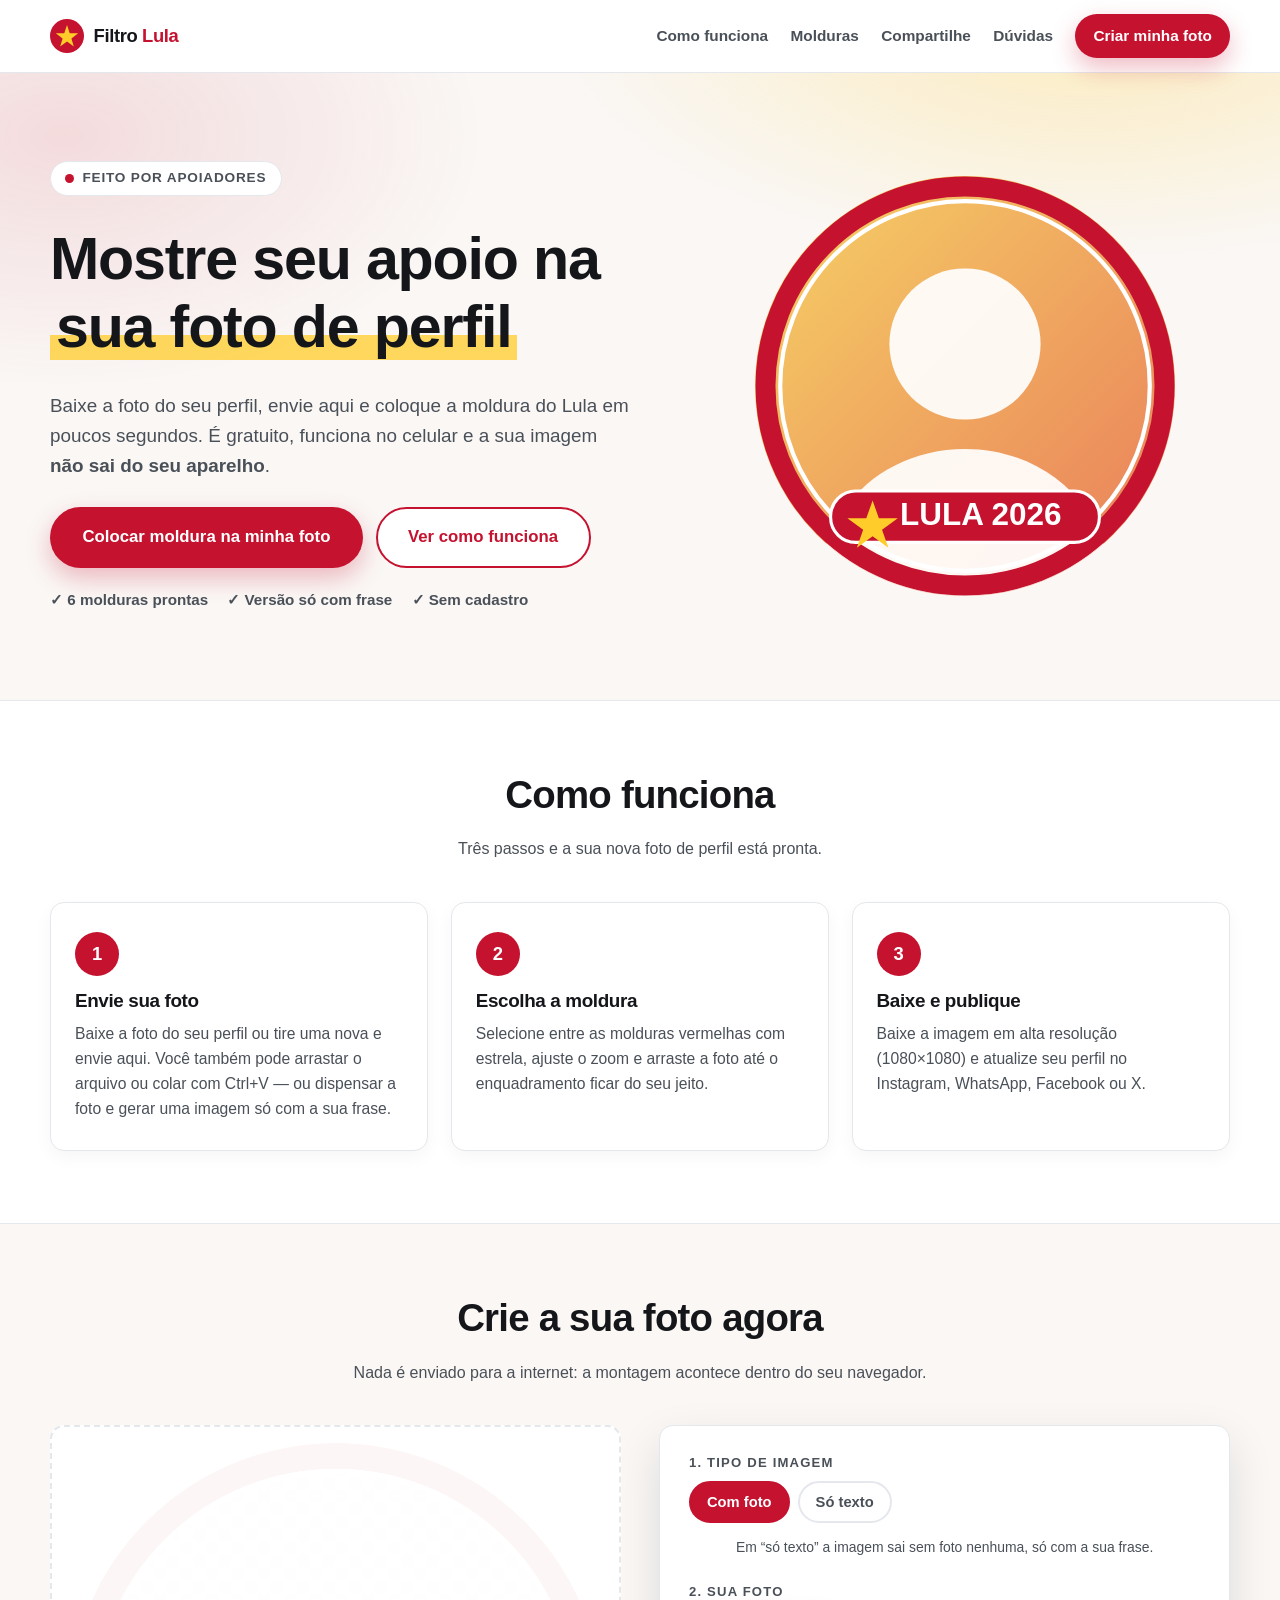
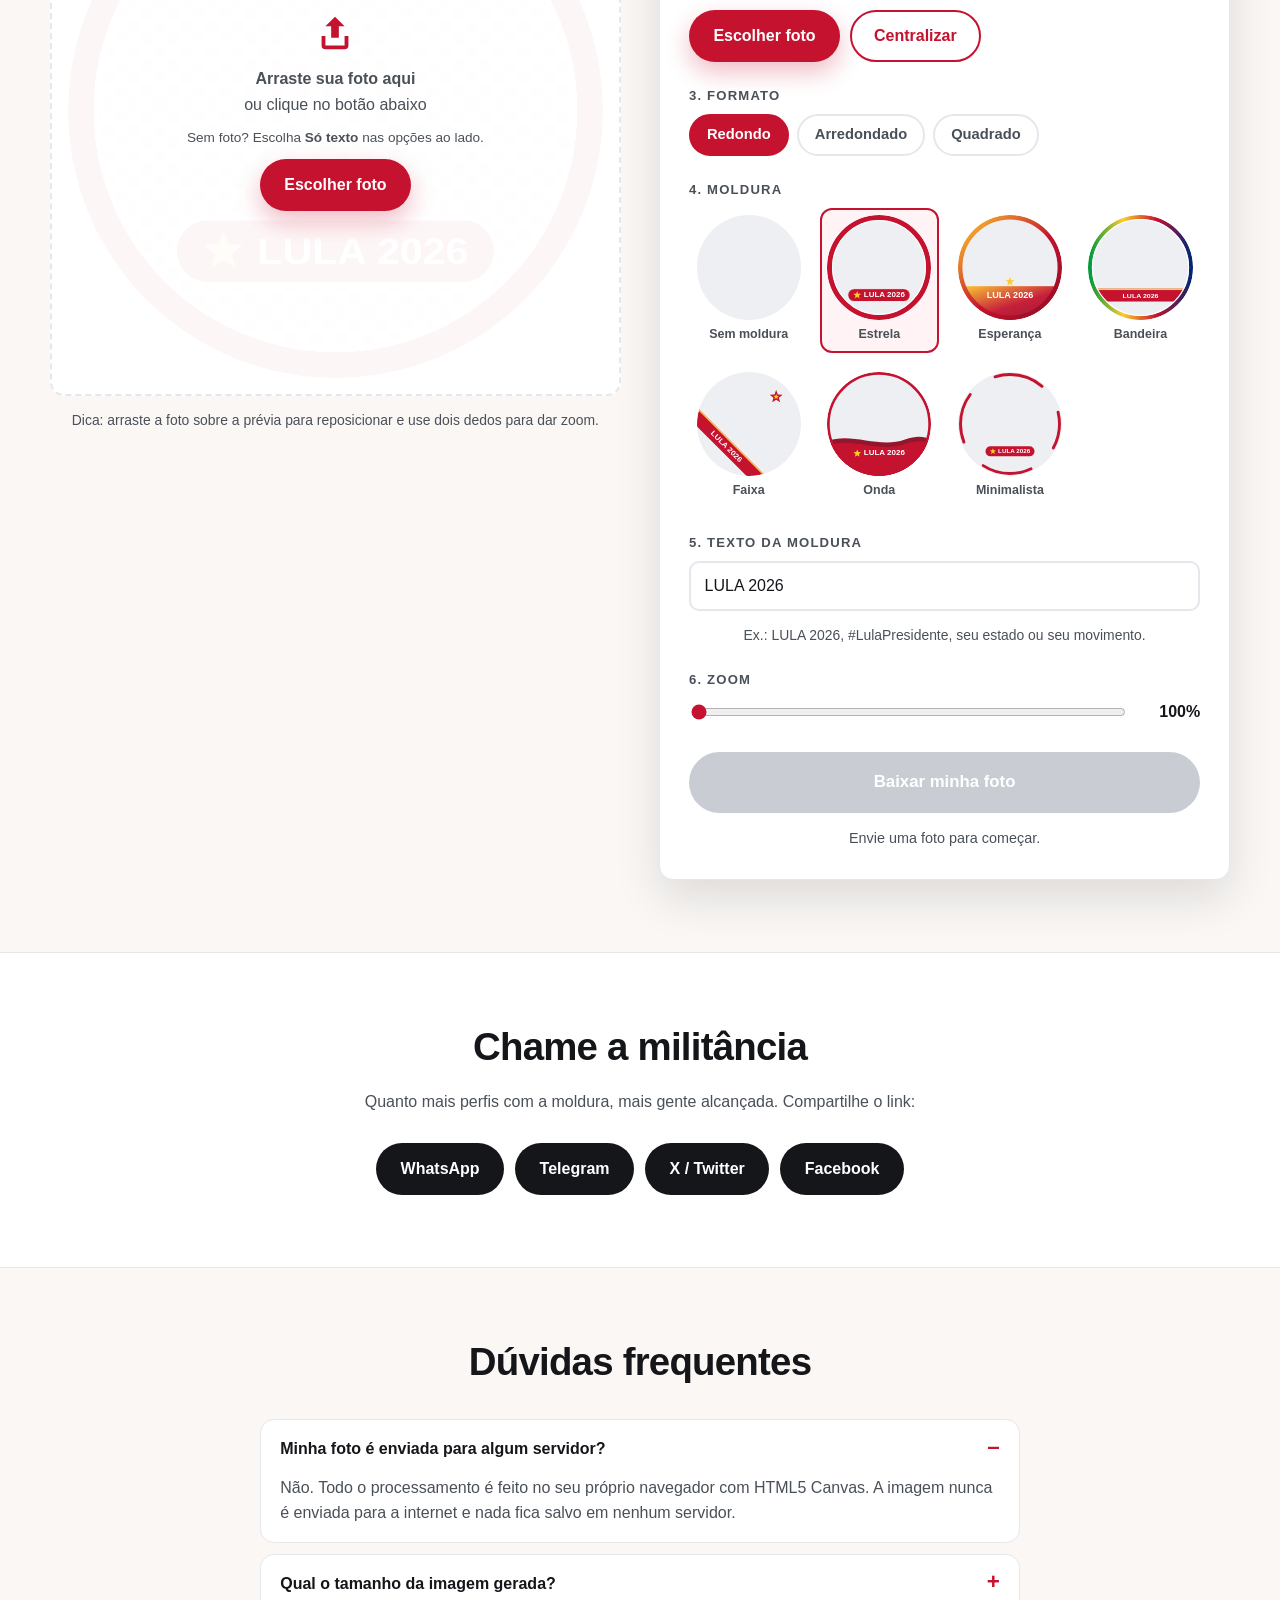
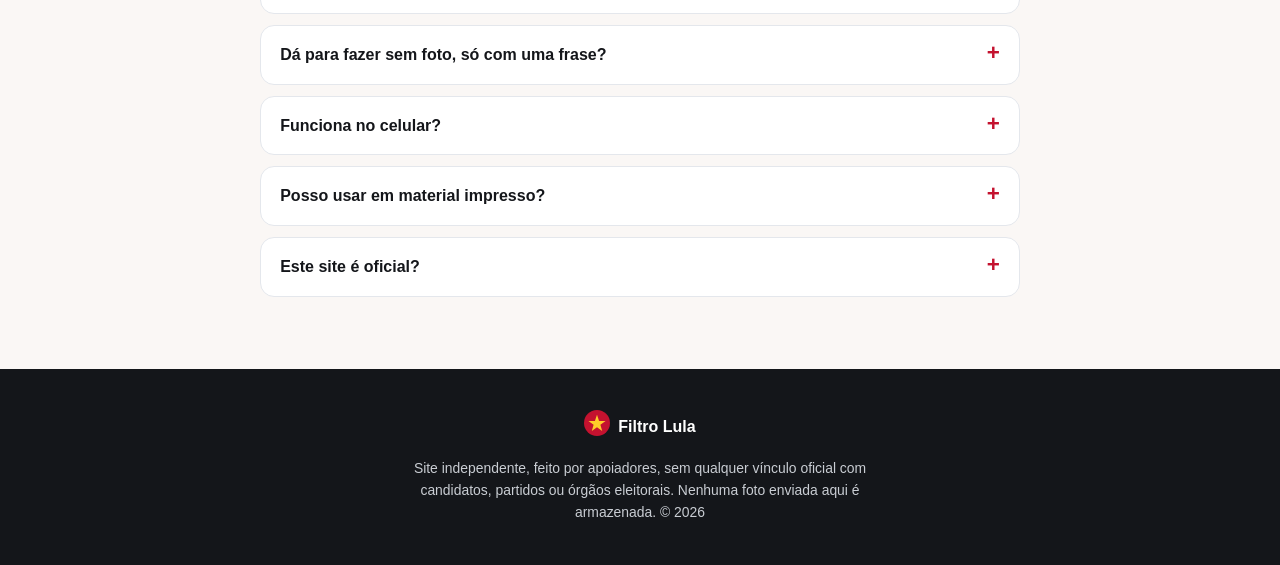
<file: index.html>
<!DOCTYPE html>
<html lang="pt-BR">
<head>
<meta charset="utf-8">
<meta name="viewport" content="width=device-width, initial-scale=1">
<title>Filtro Lula 2026 — Coloque a moldura na sua foto de perfil</title>
<meta name="description" content="Coloque uma moldura de apoio ao Lula na sua foto de perfil em segundos. Escolha a moldura, ajuste o enquadramento e baixe a imagem. Tudo direto no seu navegador.">
<meta name="theme-color" content="#C4122F">
<meta property="og:type" content="website">
<meta property="og:title" content="Filtro Lula 2026 — Moldura para sua foto de perfil">
<meta property="og:description" content="Escolha a moldura, ajuste sua foto e baixe em segundos. Mostre seu apoio nas redes sociais.">
<meta property="og:locale" content="pt_BR">
<meta property="og:url" content="https://wendell-rafael.github.io/landing_page_clinica/">
<link rel="icon" href="data:image/svg+xml,%3Csvg xmlns='http://www.w3.org/2000/svg' viewBox='0 0 100 100'%3E%3Ccircle cx='50' cy='50' r='50' fill='%23C4122F'/%3E%3Cpolygon points='50,18 58,42 83,42 63,57 70,81 50,66 30,81 37,57 17,42 42,42' fill='%23FFCC29'/%3E%3C/svg%3E">
<link rel="stylesheet" href="assets/css/style.css">
</head>
<body>

<a class="skip-link" href="#editor">Ir direto para o editor de foto</a>

<header class="site-header">
  <div class="container header-inner">
    <a class="brand" href="#topo">
      <span class="brand-star" aria-hidden="true">
        <svg viewBox="0 0 100 100" width="34" height="34"><circle cx="50" cy="50" r="50" fill="#C4122F"/><polygon points="50,18 58,42 83,42 63,57 70,81 50,66 30,81 37,57 17,42 42,42" fill="#FFCC29"/></svg>
      </span>
      <span class="brand-text">Filtro <strong>Lula</strong></span>
    </a>
    <button class="nav-toggle" type="button" aria-expanded="false" aria-label="Abrir menu">
      <span></span><span></span><span></span>
    </button>
    <nav class="site-nav" aria-label="Navegação principal">
      <a href="#como-funciona">Como funciona</a>
      <a href="#editor">Molduras</a>
      <a href="#compartilhe">Compartilhe</a>
      <a href="#duvidas">Dúvidas</a>
      <a class="btn btn-primary btn-sm" href="#editor">Criar minha foto</a>
    </nav>
  </div>
</header>

<main id="topo">

  <section class="hero">
    <div class="container hero-inner">
      <div class="hero-text">
        <p class="eyebrow"><span class="dot"></span> Feito por apoiadores</p>
        <h1>Mostre seu apoio na<br><span class="highlight">sua foto de perfil</span></h1>
        <p class="lead">
          Baixe a foto do seu perfil, envie aqui e coloque a moldura do Lula em poucos segundos.
          É gratuito, funciona no celular e a sua imagem <strong>não sai do seu aparelho</strong>.
        </p>
        <div class="hero-actions">
          <a class="btn btn-primary btn-lg" href="#editor">Colocar moldura na minha foto</a>
          <a class="btn btn-ghost btn-lg" href="#como-funciona">Ver como funciona</a>
        </div>
        <ul class="hero-badges">
          <li>✓ 6 molduras prontas</li>
          <li>✓ Versão só com frase</li>
          <li>✓ Sem cadastro</li>
        </ul>
      </div>
      <div class="hero-art" aria-hidden="true">
        <div class="hero-photo">
          <svg viewBox="0 0 400 400" class="hero-avatar">
            <defs>
              <linearGradient id="hg" x1="0" y1="0" x2="1" y2="1">
                <stop offset="0%" stop-color="#f6d365"/><stop offset="100%" stop-color="#e97b5a"/>
              </linearGradient>
            </defs>
            <rect width="400" height="400" fill="url(#hg)"/>
            <circle cx="200" cy="160" r="72" fill="#fff" opacity=".92"/>
            <path d="M60 400c0-84 63-140 140-140s140 56 140 140z" fill="#fff" opacity=".92"/>
          </svg>
          <svg viewBox="0 0 400 400" class="hero-frame">
            <circle cx="200" cy="200" r="190" fill="none" stroke="#C4122F" stroke-width="19"/>
            <circle cx="200" cy="200" r="176" fill="none" stroke="#fff" stroke-width="4"/>
            <rect x="72" y="300" width="256" height="49" rx="24" fill="#C4122F" stroke="#fff" stroke-width="3"/>
            <polygon points="112,309 118,326 136,326 121,337 127,354 112,343 97,354 103,337 88,326 106,326" fill="#FFCC29"/>
            <text x="215" y="332" text-anchor="middle" font-family="Arial Black, Arial, sans-serif" font-size="30" font-weight="900" fill="#fff">LULA 2026</text>
          </svg>
        </div>
        <div class="hero-glow"></div>
      </div>
    </div>
  </section>

  <section id="como-funciona" class="steps">
    <div class="container">
      <h2 class="section-title">Como funciona</h2>
      <p class="section-sub">Três passos e a sua nova foto de perfil está pronta.</p>
      <ol class="step-list">
        <li>
          <span class="step-num">1</span>
          <h3>Envie sua foto</h3>
          <p>Baixe a foto do seu perfil ou tire uma nova e envie aqui. Você também pode arrastar o arquivo ou colar com Ctrl+V — ou dispensar a foto e gerar uma imagem só com a sua frase.</p>
        </li>
        <li>
          <span class="step-num">2</span>
          <h3>Escolha a moldura</h3>
          <p>Selecione entre as molduras vermelhas com estrela, ajuste o zoom e arraste a foto até o enquadramento ficar do seu jeito.</p>
        </li>
        <li>
          <span class="step-num">3</span>
          <h3>Baixe e publique</h3>
          <p>Baixe a imagem em alta resolução (1080×1080) e atualize seu perfil no Instagram, WhatsApp, Facebook ou X.</p>
        </li>
      </ol>
    </div>
  </section>

  <section id="editor" class="editor-section">
    <div class="container">
      <h2 class="section-title">Crie a sua foto agora</h2>
      <p class="section-sub">Nada é enviado para a internet: a montagem acontece dentro do seu navegador.</p>

      <div class="editor" id="editor-app">
        <div class="editor-preview">
          <div class="dropzone" id="dropzone">
            <canvas id="preview" class="is-circle" width="1080" height="1080" aria-label="Prévia da sua foto com a moldura"></canvas>
            <div class="dropzone-empty">
              <svg viewBox="0 0 24 24" width="46" height="46" aria-hidden="true"><path fill="currentColor" d="M19 13v5a2 2 0 0 1-2 2H7a2 2 0 0 1-2-2v-5h2v5h10v-5zM12 3l5 5h-3v6h-4V8H7z"/></svg>
              <p><strong>Arraste sua foto aqui</strong><br>ou clique no botão abaixo</p>
              <p class="dropzone-alt">Sem foto? Escolha <strong>Só texto</strong> nas opções ao lado.</p>
              <button class="btn btn-primary" type="button" data-pick>Escolher foto</button>
            </div>
          </div>
          <p class="hint hint-foto">Dica: arraste a foto sobre a prévia para reposicionar e use dois dedos para dar zoom.</p>
        </div>

        <div class="editor-controls">
          <div class="control-block">
            <h3>1. Tipo de imagem</h3>
            <div class="chip-row" role="group" aria-label="Tipo de imagem">
              <button class="chip is-active" type="button" data-mode="foto" aria-pressed="true">Com foto</button>
              <button class="chip" type="button" data-mode="texto" aria-pressed="false">Só texto</button>
            </div>
            <p class="hint">Em &ldquo;só texto&rdquo; a imagem sai sem foto nenhuma, só com a sua frase.</p>
          </div>

          <div class="control-block" id="bloco-foto">
            <h3>2. Sua foto</h3>
            <div class="btn-row">
              <button class="btn btn-primary" type="button" data-pick>Escolher foto</button>
              <button class="btn btn-ghost" type="button" id="btn-center">Centralizar</button>
            </div>
            <input type="file" id="file-input" accept="image/*" hidden>
          </div>

          <div class="control-block" id="bloco-frase" hidden>
            <h3>2. Sua frase</h3>
            <textarea id="frase" class="text-input" rows="2" maxlength="90"
                      aria-label="Frase da imagem">Sou Wendell e estou com o Lula</textarea>
            <p class="hint">Ex.: &ldquo;Sou Wendell e estou com o Lula&rdquo;, &ldquo;Minha família é Lula&rdquo;, &ldquo;O Ceará é Lula&rdquo;.</p>
            <h4 class="control-sub">Cor de fundo</h4>
            <div class="chip-row" id="fundos" role="group" aria-label="Cor de fundo"></div>
          </div>

          <div class="control-block">
            <h3>3. Formato</h3>
            <div class="chip-row" role="group" aria-label="Formato da imagem">
              <button class="chip is-active" type="button" data-shape="circulo" aria-pressed="true">Redondo</button>
              <button class="chip" type="button" data-shape="arredondado" aria-pressed="false">Arredondado</button>
              <button class="chip" type="button" data-shape="quadrado" aria-pressed="false">Quadrado</button>
            </div>
          </div>

          <div class="control-block">
            <h3>4. Moldura</h3>
            <div class="frames" id="frames"></div>
          </div>

          <div class="control-block">
            <h3>5. Texto da moldura</h3>
            <input type="text" id="texto" class="text-input" maxlength="26" value="LULA 2026" aria-label="Texto exibido na moldura">
            <p class="hint">Ex.: LULA 2026, #LulaPresidente, seu estado ou seu movimento.</p>
          </div>

          <div class="control-block" id="bloco-zoom">
            <h3>6. Zoom</h3>
            <div class="zoom-row">
              <input type="range" id="zoom" min="100" max="400" value="100" step="1" aria-label="Zoom da foto">
              <output id="zoom-label">100%</output>
            </div>
          </div>

          <button class="btn btn-primary btn-lg btn-block" type="button" id="btn-download" disabled>Baixar minha foto</button>
          <p class="status" id="status" role="status">Envie uma foto para começar.</p>
        </div>
      </div>
    </div>
  </section>

  <section id="compartilhe" class="share">
    <div class="container share-inner">
      <h2 class="section-title">Chame a militância</h2>
      <p class="section-sub">Quanto mais perfis com a moldura, mais gente alcançada. Compartilhe o link:</p>
      <div class="share-row">
        <a class="btn btn-share" target="_blank" rel="noopener"
           href="https://api.whatsapp.com/send?text=Coloque%20a%20moldura%20do%20Lula%20na%20sua%20foto%20de%20perfil%3A%20https%3A%2F%2Fwendell-rafael.github.io%2Flanding_page_clinica%2F">WhatsApp</a>
        <a class="btn btn-share" target="_blank" rel="noopener"
           href="https://t.me/share/url?url=https%3A%2F%2Fwendell-rafael.github.io%2Flanding_page_clinica%2F&text=Coloque%20a%20moldura%20do%20Lula%20na%20sua%20foto%20de%20perfil">Telegram</a>
        <a class="btn btn-share" target="_blank" rel="noopener"
           href="https://twitter.com/intent/tweet?text=Coloque%20a%20moldura%20do%20Lula%20na%20sua%20foto%20de%20perfil&url=https%3A%2F%2Fwendell-rafael.github.io%2Flanding_page_clinica%2F">X / Twitter</a>
        <a class="btn btn-share" target="_blank" rel="noopener"
           href="https://www.facebook.com/sharer/sharer.php?u=https%3A%2F%2Fwendell-rafael.github.io%2Flanding_page_clinica%2F">Facebook</a>
      </div>
    </div>
  </section>

  <section id="duvidas" class="faq">
    <div class="container">
      <h2 class="section-title">Dúvidas frequentes</h2>
      <div class="faq-list">
        <details open>
          <summary>Minha foto é enviada para algum servidor?</summary>
          <p>Não. Todo o processamento é feito no seu próprio navegador com HTML5 Canvas. A imagem nunca é enviada para a internet e nada fica salvo em nenhum servidor.</p>
        </details>
        <details>
          <summary>Qual o tamanho da imagem gerada?</summary>
          <p>1080×1080 pixels em PNG, resolução recomendada para foto de perfil em qualquer rede social.</p>
        </details>
        <details>
          <summary>Dá para fazer sem foto, só com uma frase?</summary>
          <p>Sim. Em &ldquo;Tipo de imagem&rdquo;, escolha &ldquo;Só texto&rdquo;: a imagem sai com a cor de fundo que você escolher, a sua frase no meio e a moldura por cima — sem precisar enviar foto nenhuma.</p>
        </details>
        <details>
          <summary>Funciona no celular?</summary>
          <p>Sim. Você pode escolher uma foto da galeria, arrastar para posicionar e usar dois dedos para dar zoom.</p>
        </details>
        <details>
          <summary>Posso usar em material impresso?</summary>
          <p>A imagem é gerada em 1080×1080, ideal para redes sociais. Para impressos grandes, prefira uma arte feita em alta resolução.</p>
        </details>
        <details>
          <summary>Este site é oficial?</summary>
          <p>Não. É uma ferramenta independente feita por apoiadores para uso pessoal em redes sociais, sem vínculo com candidatos, partidos, comitês ou órgãos oficiais.</p>
        </details>
      </div>
    </div>
  </section>

</main>

<footer class="site-footer">
  <div class="container footer-inner">
    <p class="footer-brand">
      <span aria-hidden="true">
        <svg viewBox="0 0 100 100" width="26" height="26"><circle cx="50" cy="50" r="50" fill="#C4122F"/><polygon points="50,18 58,42 83,42 63,57 70,81 50,66 30,81 37,57 17,42 42,42" fill="#FFCC29"/></svg>
      </span>
      Filtro Lula
    </p>
    <p class="footer-note">
      Site independente, feito por apoiadores, sem qualquer vínculo oficial com candidatos, partidos ou órgãos eleitorais.
      Nenhuma foto enviada aqui é armazenada. &copy; <span id="year">2026</span>
    </p>
  </div>
</footer>

<script src="assets/js/frames.js"></script>
<script src="assets/js/app.js"></script>
</body>
</html>
</file>
<file: assets/css/style.css>
/* ==========================================================================
   Filtro Lula — estilos
   ========================================================================== */

:root {
  --vermelho: #C4122F;
  --vermelho-escuro: #8E0C22;
  --vermelho-claro: #F2415C;
  --amarelo: #FFCC29;
  --tinta: #14161A;
  --tinta-suave: #4A5058;
  --linha: #E4E7EC;
  --fundo: #FFFFFF;
  --fundo-alt: #FAF7F5;
  --raio: 14px;
  --sombra: 0 18px 46px rgba(20, 22, 26, .12);
  --fonte: 'Inter', -apple-system, BlinkMacSystemFont, 'Segoe UI', Roboto, Helvetica, Arial, sans-serif;
}

*, *::before, *::after { box-sizing: border-box; }

html { scroll-behavior: smooth; scroll-padding-top: 86px; }

body {
  margin: 0;
  font-family: var(--fonte);
  color: var(--tinta);
  background: var(--fundo);
  line-height: 1.6;
  -webkit-font-smoothing: antialiased;
}

img, svg { max-width: 100%; }

h1, h2, h3 { line-height: 1.15; margin: 0 0 .5em; letter-spacing: -.02em; }
p { margin: 0 0 1em; }

a { color: var(--vermelho); }

section[id] { scroll-margin-top: 86px; }

.container { width: min(1180px, 100% - 2.5rem); margin-inline: auto; }

.skip-link {
  position: absolute; left: -9999px; top: 0; background: var(--vermelho); color: #fff;
  padding: .75rem 1rem; z-index: 100; border-radius: 0 0 var(--raio) 0;
}
.skip-link:focus { left: 0; }

/* ---------- botões ---------- */

.btn {
  display: inline-flex; align-items: center; justify-content: center; gap: .5rem;
  font: inherit; font-weight: 700; text-decoration: none; cursor: pointer;
  border: 2px solid transparent; border-radius: 999px;
  padding: .7rem 1.4rem; transition: transform .15s ease, background .15s ease, box-shadow .15s ease;
}
.btn:active { transform: translateY(1px); }
.btn:focus-visible { outline: 3px solid var(--amarelo); outline-offset: 2px; }

.btn-primary { background: var(--vermelho); color: #fff; box-shadow: 0 10px 24px rgba(196, 18, 47, .28); }
.btn-primary:hover { background: var(--vermelho-escuro); }
.btn-primary:disabled { background: #C9CDD3; color: #fff; box-shadow: none; cursor: not-allowed; }

.btn-ghost { background: #fff; color: var(--vermelho); border-color: var(--vermelho); }
.btn-ghost:hover { background: #FFF1F3; }

.btn-share { background: var(--tinta); color: #fff; }
.btn-share:hover { background: #000; }

.btn-sm { padding: .5rem 1rem; font-size: .92rem; }
.btn-lg { padding: .95rem 1.9rem; font-size: 1.05rem; }
.btn-block { width: 100%; }

/* ---------- cabeçalho ---------- */

.site-header {
  position: sticky; top: 0; z-index: 40;
  background: rgba(255, 255, 255, .92);
  backdrop-filter: blur(10px);
  border-bottom: 1px solid var(--linha);
}
.header-inner { display: flex; align-items: center; justify-content: space-between; gap: 1rem; padding: .85rem 0; }

.brand { display: inline-flex; align-items: center; gap: .6rem; text-decoration: none; color: var(--tinta); }
.brand-star { display: inline-flex; }
.brand-text { font-size: 1.15rem; font-weight: 600; letter-spacing: -.02em; }
.brand-text strong { color: var(--vermelho); font-weight: 800; }

.site-nav { display: flex; align-items: center; gap: 1.4rem; }
.site-nav a { color: var(--tinta-suave); text-decoration: none; font-weight: 600; font-size: .96rem; }
.site-nav a:hover { color: var(--vermelho); }
.site-nav a.btn { color: #fff; }

.nav-toggle {
  display: none; flex-direction: column; gap: 5px; background: none; border: 0;
  padding: .5rem; cursor: pointer;
}
.nav-toggle span { width: 24px; height: 2px; background: var(--tinta); border-radius: 2px; }

/* ---------- hero ---------- */

.hero {
  background:
    radial-gradient(900px 420px at 85% -10%, rgba(255, 204, 41, .28), transparent 60%),
    radial-gradient(700px 420px at 5% 10%, rgba(196, 18, 47, .12), transparent 60%),
    var(--fundo-alt);
  padding: clamp(3rem, 7vw, 5.5rem) 0;
  border-bottom: 1px solid var(--linha);
}
.hero-inner { display: grid; grid-template-columns: 1.05fr .95fr; gap: clamp(2rem, 5vw, 4rem); align-items: center; }

.eyebrow {
  display: inline-flex; align-items: center; gap: .5rem;
  background: #fff; border: 1px solid var(--linha); border-radius: 999px;
  padding: .35rem .9rem; font-size: .85rem; font-weight: 700; color: var(--tinta-suave);
  text-transform: uppercase; letter-spacing: .06em;
}
.eyebrow .dot { width: 9px; height: 9px; border-radius: 50%; background: var(--vermelho); }

.hero h1 { font-size: clamp(2.2rem, 5.2vw, 3.7rem); font-weight: 800; margin-top: 1rem; }
.highlight {
  background: linear-gradient(180deg, transparent 62%, rgba(255, 204, 41, .75) 62%);
  padding: 0 .1em;
}
.lead { font-size: clamp(1.02rem, 1.6vw, 1.18rem); color: var(--tinta-suave); max-width: 34em; }

.hero-actions { display: flex; flex-wrap: wrap; gap: .8rem; margin: 1.6rem 0 1.2rem; }

.hero-badges { list-style: none; display: flex; flex-wrap: wrap; gap: 1.2rem; padding: 0; margin: 0; color: var(--tinta-suave); font-weight: 600; font-size: .95rem; }

.hero-art { position: relative; display: grid; place-items: center; }
.hero-photo { position: relative; width: min(420px, 100%); aspect-ratio: 1; }
.hero-avatar, .hero-frame { position: absolute; inset: 0; width: 100%; height: 100%; }
.hero-avatar { border-radius: 50%; overflow: hidden; }
.hero-glow {
  position: absolute; inset: 12% 6% -6% 6%; z-index: -1; border-radius: 50%;
  background: radial-gradient(closest-side, rgba(196, 18, 47, .28), transparent);
  filter: blur(14px);
}

/* ---------- seções ---------- */

.section-title { font-size: clamp(1.7rem, 3.4vw, 2.4rem); font-weight: 800; text-align: center; }
.section-sub { text-align: center; color: var(--tinta-suave); max-width: 46em; margin-inline: auto; }

.steps { padding: clamp(3rem, 6vw, 4.5rem) 0; }
.step-list {
  list-style: none; padding: 0; margin: 2.5rem 0 0;
  display: grid; grid-template-columns: repeat(3, 1fr); gap: 1.4rem;
  counter-reset: passo;
}
.step-list li {
  background: #fff; border: 1px solid var(--linha); border-radius: var(--raio);
  padding: 1.8rem 1.5rem; box-shadow: 0 6px 18px rgba(20, 22, 26, .04);
}
.step-num {
  display: inline-grid; place-items: center; width: 44px; height: 44px; border-radius: 50%;
  background: var(--vermelho); color: #fff; font-weight: 800; font-size: 1.15rem; margin-bottom: .9rem;
}
.step-list h3 { font-size: 1.18rem; }
.step-list p { color: var(--tinta-suave); margin: 0; font-size: .98rem; }

/* ---------- editor ---------- */

.editor-section { background: var(--fundo-alt); padding: clamp(3rem, 6vw, 4.5rem) 0; border-block: 1px solid var(--linha); }

.editor {
  display: grid; grid-template-columns: minmax(0, 1fr) minmax(0, 1fr);
  gap: clamp(1.5rem, 3vw, 2.5rem); margin-top: 2.5rem; align-items: start;
}

.editor-preview { position: sticky; top: 90px; }

.dropzone {
  position: relative; background: #fff; border: 2px dashed var(--linha);
  border-radius: var(--raio); padding: 1rem; display: grid; place-items: center;
  transition: border-color .15s ease, background .15s ease;
}
.dropzone.is-over { border-color: var(--vermelho); background: #FFF6F7; }

#preview {
  width: 100%; height: auto; aspect-ratio: 1; display: block; touch-action: none;
  background:
    repeating-conic-gradient(#F1F1F1 0% 25%, #FFFFFF 0% 50%) 50% / 26px 26px;
  cursor: grab;
}
#preview.is-circle { border-radius: 50%; }
#preview.is-rounded { border-radius: 9%; }
#preview.is-dragging { cursor: grabbing; }

.dropzone-empty {
  position: absolute; inset: 1rem; display: grid; place-content: center; justify-items: center;
  gap: .6rem; text-align: center; background: rgba(255, 255, 255, .96); border-radius: var(--raio);
  color: var(--tinta-suave);
}
.dropzone-empty p { margin: 0; }
.dropzone-alt { font-size: .85rem; color: var(--tinta-suave); }
.dropzone-empty svg { color: var(--vermelho); }
.editor.has-image .dropzone-empty { display: none; }

.hint { font-size: .87rem; color: var(--tinta-suave); margin: .8rem 0 0; text-align: center; }

.editor-controls {
  background: #fff; border: 1px solid var(--linha); border-radius: var(--raio);
  padding: clamp(1.2rem, 2.5vw, 1.8rem); box-shadow: var(--sombra);
}
.control-block { margin-bottom: 1.6rem; }
.control-block h3 {
  font-size: .82rem; text-transform: uppercase; letter-spacing: .09em;
  color: var(--tinta-suave); margin-bottom: .7rem;
}

.btn-row { display: flex; flex-wrap: wrap; gap: .6rem; }

.chip-row { display: flex; flex-wrap: wrap; gap: .5rem; }
.chip {
  font: inherit; font-weight: 600; font-size: .92rem; cursor: pointer;
  background: #fff; border: 2px solid var(--linha); border-radius: 999px; padding: .45rem 1rem;
  color: var(--tinta-suave); transition: all .15s ease;
}
.chip:hover { border-color: var(--vermelho); color: var(--vermelho); }
.chip.is-active { background: var(--vermelho); border-color: var(--vermelho); color: #fff; }

.frames { display: grid; grid-template-columns: repeat(auto-fill, minmax(96px, 1fr)); gap: .7rem; }
.frame-option {
  background: none; border: 2px solid transparent; border-radius: 12px; padding: .35rem;
  cursor: pointer; font: inherit; display: grid; gap: .35rem; justify-items: center;
}
.frame-option:hover { border-color: var(--linha); }
.frame-option.is-active { border-color: var(--vermelho); background: #FFF3F5; }
.frame-thumb {
  position: relative; width: 100%; aspect-ratio: 1; display: block;
  background-color: #EDEFF2; background-size: cover; background-position: center;
  border-radius: 8px; overflow: hidden;
}
.frame-thumb.is-circle { border-radius: 50%; }
.frame-thumb.is-rounded { border-radius: 14%; }
.frame-thumb img { position: absolute; inset: 0; width: 100%; height: 100%; }
.frame-name { font-size: .78rem; font-weight: 600; color: var(--tinta-suave); }

.text-input {
  width: 100%; font: inherit; padding: .65rem .85rem; border: 2px solid var(--linha);
  border-radius: 10px; background: #fff; color: var(--tinta);
}
.text-input:focus { outline: none; border-color: var(--vermelho); }
.text-input:disabled { background: #F4F5F7; color: #9AA0A8; }

textarea.text-input { resize: vertical; min-height: 4.4em; line-height: 1.45; font-weight: 600; }

.control-sub {
  font-size: .82rem; text-transform: uppercase; letter-spacing: .09em;
  color: var(--tinta-suave); margin: 1rem 0 .6rem; font-weight: 700;
}

.chip-cor { display: inline-flex; align-items: center; gap: .45rem; }
.chip-cor .swatch {
  width: 16px; height: 16px; border-radius: 50%; display: inline-block;
  box-shadow: inset 0 0 0 1px rgba(20, 22, 26, .18);
}

/* No modo "só texto" a prévia não é arrastável e não há foto a enviar */
.editor.modo-texto #preview { cursor: default; }
.editor.modo-texto .dropzone-empty { display: none; }
.editor.modo-texto .hint-foto { display: none; }

.zoom-row { display: flex; align-items: center; gap: .9rem; }
.zoom-row output { font-variant-numeric: tabular-nums; font-weight: 700; min-width: 3.6em; text-align: right; }

#zoom { flex: 1; accent-color: var(--vermelho); height: 24px; }

.status { font-size: .9rem; color: var(--tinta-suave); margin: .9rem 0 0; text-align: center; min-height: 1.4em; }
.status.is-error { color: var(--vermelho); font-weight: 600; }

/* ---------- compartilhe ---------- */

.share { padding: clamp(3rem, 6vw, 4.5rem) 0; text-align: center; }
.share-row { display: flex; flex-wrap: wrap; gap: .7rem; justify-content: center; margin-top: 1.8rem; }

/* ---------- dúvidas ---------- */

.faq { padding: clamp(3rem, 6vw, 4.5rem) 0; background: var(--fundo-alt); border-top: 1px solid var(--linha); }
.faq-list { max-width: 760px; margin: 2.2rem auto 0; display: grid; gap: .7rem; }
.faq details {
  background: #fff; border: 1px solid var(--linha); border-radius: var(--raio); padding: 1rem 1.2rem;
}
.faq summary { font-weight: 700; cursor: pointer; list-style: none; display: flex; justify-content: space-between; gap: 1rem; }
.faq summary::-webkit-details-marker { display: none; }
.faq summary::after { content: '+'; color: var(--vermelho); font-size: 1.4rem; line-height: 1; }
.faq details[open] summary::after { content: '–'; }
.faq details p { margin: .8rem 0 0; color: var(--tinta-suave); }

/* ---------- rodapé ---------- */

.site-footer { background: var(--tinta); color: #C9CDD3; padding: 2.6rem 0; }
.footer-inner { display: grid; gap: .8rem; text-align: center; justify-items: center; }
.footer-brand { display: inline-flex; align-items: center; gap: .5rem; color: #fff; font-weight: 700; margin: 0; }
.footer-note { font-size: .87rem; max-width: 60ch; margin: 0; }

/* ---------- responsivo ---------- */

@media (max-width: 900px) {
  .hero-inner { grid-template-columns: 1fr; }
  .hero-art { order: -1; }
  .step-list { grid-template-columns: 1fr; }
  .editor { grid-template-columns: 1fr; }
  .editor-preview { position: static; }
}

@media (max-width: 760px) {
  .nav-toggle { display: flex; }
  .site-nav {
    position: absolute; top: 100%; left: 0; right: 0; flex-direction: column; align-items: stretch;
    gap: .2rem; background: #fff; border-bottom: 1px solid var(--linha); padding: .8rem 1.25rem 1.2rem;
    display: none; box-shadow: var(--sombra);
  }
  body.nav-open .site-nav { display: flex; }
  .site-nav a { padding: .6rem 0; }
  .site-nav a.btn { justify-content: center; margin-top: .5rem; }
  .header-inner { position: relative; }
}

@media (prefers-reduced-motion: reduce) {
  html { scroll-behavior: auto; }
  * { transition: none !important; }
}
</file>
